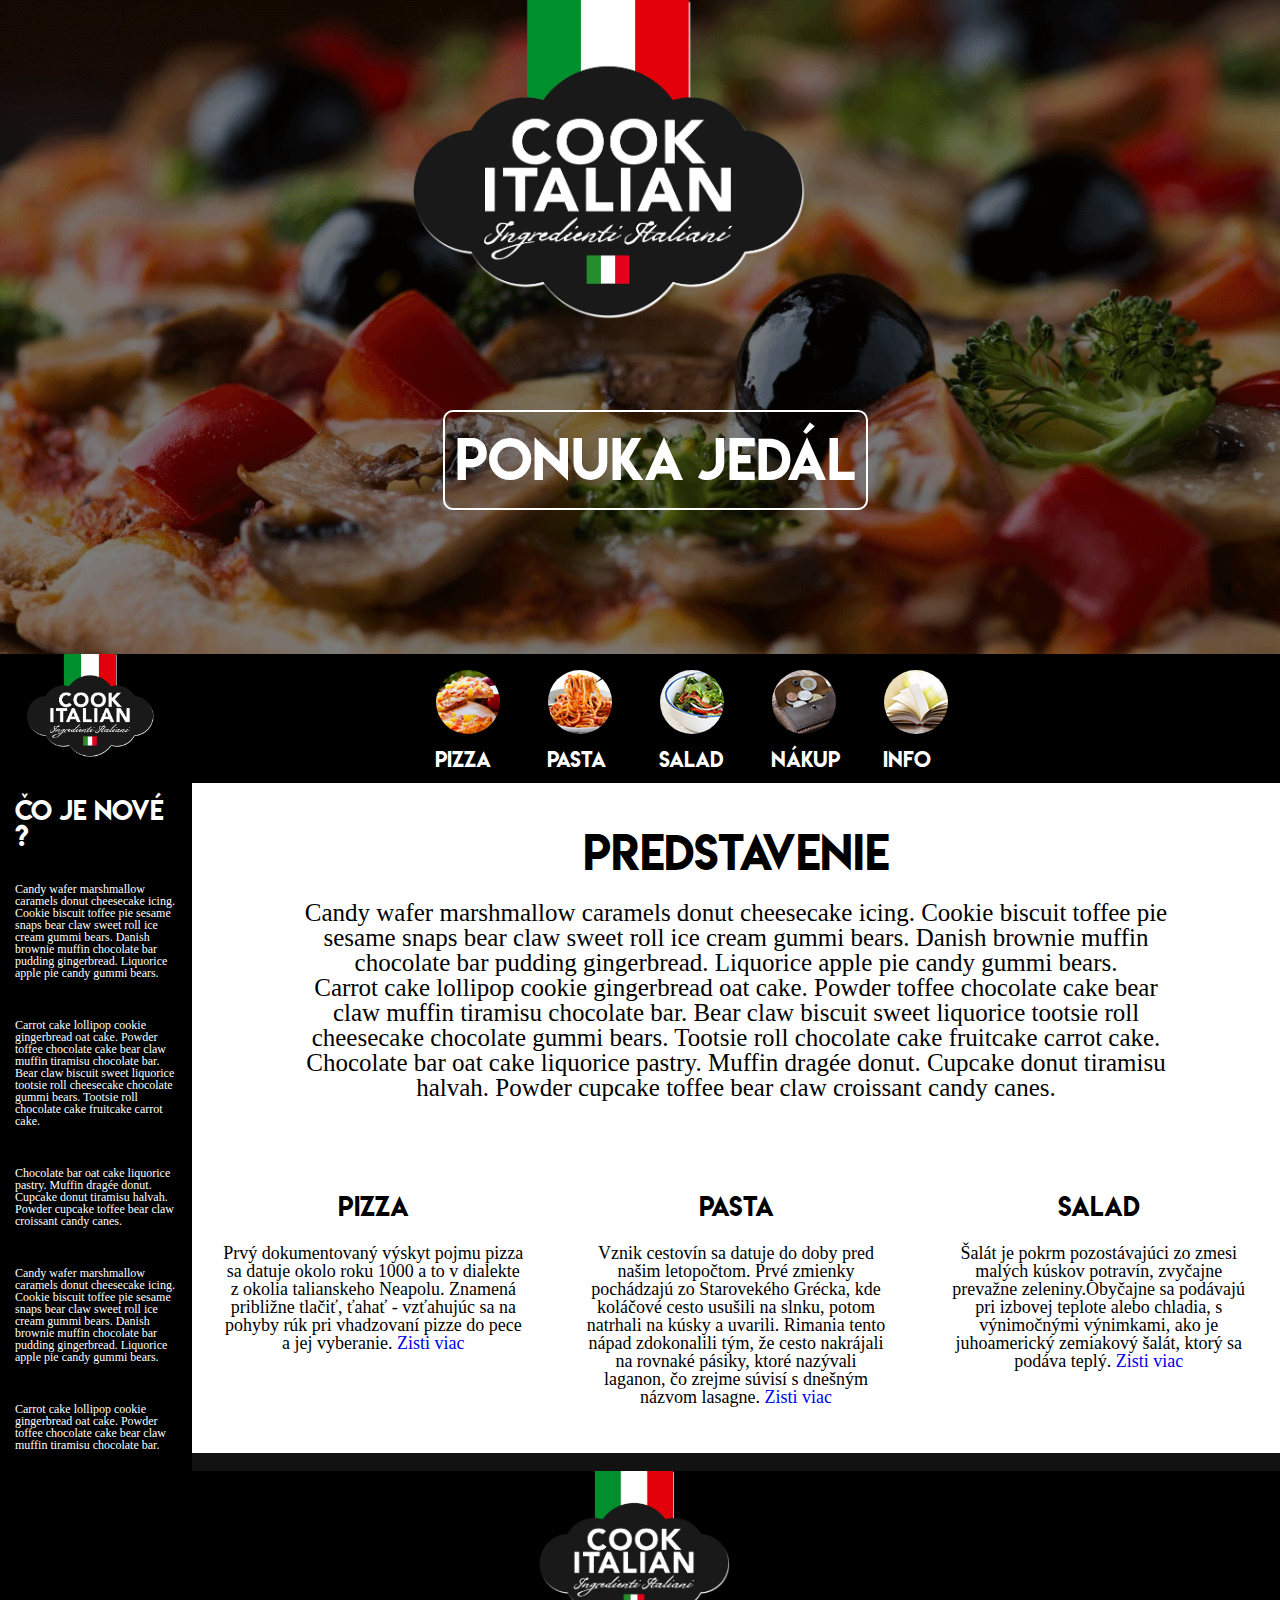
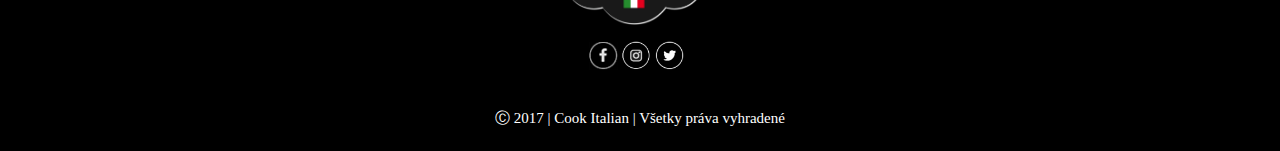
<file: index.html>
<!DOCTYPE html>
<html>

<head>

	<!-- znaková sada -->
	<meta charset="utf-8">

	<!-- názov -->
	<title>Cook Italian</title>

	<!-- icon -->
	<link rel="icon" type="icon" href="images/icon.ico">
	
	<!-- css -->
	<link rel="stylesheet" type="text/css" href="css/style.css">

</head>

<body>

	<header>
		<img src="images/Logo.png" alt="Logo">
		<a href="#roll"><p>PONUKA JEDÁL</p></a>
		<div></div>
	</header>
	
	<nav id="roll">
		<ul>
			<a href="index.html">
				<img src="images/Logo.png" id="logo" alt="logo">
			</a>
			<div>
				<a href="pizza.html">
					<li>
						<img src="images/navigation/pizza.png" class="navigation_picture" alt="image">
						<span>Pizza</span>
					</li>
				</a>
				<a href="pasta.html">
					<li>
						<img src="images/navigation/pasta.png" class="navigation_picture" alt="image">
						<span>Pasta</span>
					</li>
				</a>
				<a href="salad.html">
					<li>
						<img src="images/navigation/salad.png" class="navigation_picture" alt="image">
						<span>Salad</span>
					</li>
				</a>
				<a href="nákup.html">
					<li>
						<img src="images/navigation/nákup.png" class="navigation_picture" alt="image">
						<span>Nákup</span>
					</li>
				</a>
				<a href="info.html">
					<li>
						<img src="images/navigation/info.png" class="navigation_picture" alt="image">
						<span>Info</span>
					</li>
				</a>
			</div>
			</ul>
	</nav>

<content id="main">
		<aside>
			<h3>Čo je nové ?</h3>
			<p>Candy wafer marshmallow caramels donut cheesecake icing. Cookie biscuit toffee pie sesame snaps bear claw sweet roll ice cream gummi bears. Danish brownie muffin chocolate bar pudding gingerbread. Liquorice apple pie candy gummi bears. </p>
			<p>Carrot cake lollipop cookie gingerbread oat cake. Powder toffee chocolate cake bear claw muffin tiramisu chocolate bar. Bear claw biscuit sweet liquorice tootsie roll cheesecake chocolate gummi bears. Tootsie roll chocolate cake fruitcake carrot cake.</p>
			<p>Chocolate bar oat cake liquorice pastry. Muffin dragée donut. Cupcake donut tiramisu halvah. Powder cupcake toffee bear claw croissant candy canes.</p>
			<p>Candy wafer marshmallow caramels donut cheesecake icing. Cookie biscuit toffee pie sesame snaps bear claw sweet roll ice cream gummi bears. Danish brownie muffin chocolate bar pudding gingerbread. Liquorice apple pie candy gummi bears.</p>
			<p>Carrot cake lollipop cookie gingerbread oat cake. Powder toffee chocolate cake bear claw muffin tiramisu chocolate bar.</p>
		</aside>
	
		<article id="one">
				<h1>Predstavenie</h1>
				<p>Candy wafer marshmallow caramels donut cheesecake icing. Cookie biscuit toffee pie sesame snaps bear claw sweet roll ice cream gummi bears. Danish brownie muffin chocolate bar pudding gingerbread. Liquorice apple pie candy gummi bears.</p>
				<p>Carrot cake lollipop cookie gingerbread oat cake. Powder toffee chocolate cake bear claw muffin tiramisu chocolate bar. Bear claw biscuit sweet liquorice tootsie roll cheesecake chocolate gummi bears. Tootsie roll chocolate cake fruitcake carrot cake.</p>
				<p>Chocolate bar oat cake liquorice pastry. Muffin dragée donut. Cupcake donut tiramisu halvah. Powder cupcake toffee bear claw croissant candy canes.</p>
		</article>
		<article id="two">
			<div id="flex">
				<div>
					<h3>Pizza</h3>
					<p>Prvý dokumentovaný výskyt pojmu pizza sa datuje okolo roku 1000 a to v dialekte z okolia talianskeho Neapolu. Znamená približne tlačiť, ťahať - vzťahujúc sa na pohyby rúk pri vhadzovaní pizze do pece a jej vyberanie.<a href="pizza.html"><span class="read_more"> Zisti viac</span></a></p>
				</div>
				<div>
					<h3>Pasta</h3>
					<p>Vznik cestovín sa datuje do doby pred našim letopočtom. Prvé zmienky pochádzajú zo Starovekého Grécka, kde koláčové cesto usušili na slnku, potom natrhali na kúsky a uvarili. Rimania tento nápad zdokonalili tým, že cesto nakrájali na rovnaké pásiky, ktoré nazývali laganon, čo zrejme súvisí s dnešným názvom lasagne.<a href="pasta.html"><span class="read_more"> Zisti viac</span></a></p>
				</div>
				<div>
					<h3>Salad</h3>
					<p>Šalát je pokrm pozostávajúci zo zmesi malých kúskov potravín, zvyčajne prevažne zeleniny.Obyčajne sa podávajú pri izbovej teplote alebo chladia, s výnimočnými výnimkami, ako je juhoamerický zemiakový šalát, ktorý sa podáva teplý.
					<a href="salad.html"><span class="read_more"> Zisti viac</span></a></p>
				</div>
			</div>	
		</article>	
</content>
<footer>
	<div>
		<img src="images/Logo.png" alt="logo">
		<ul>
			<li id="FB"></li>
			<li id="IG"></li>
			<li id="TW"></li>
		</ul>
		<h1>Ⓒ 2017 | Cook Italian | Všetky práva vyhradené</h1>
	</div>
</footer>

</body>

</html>
</file>
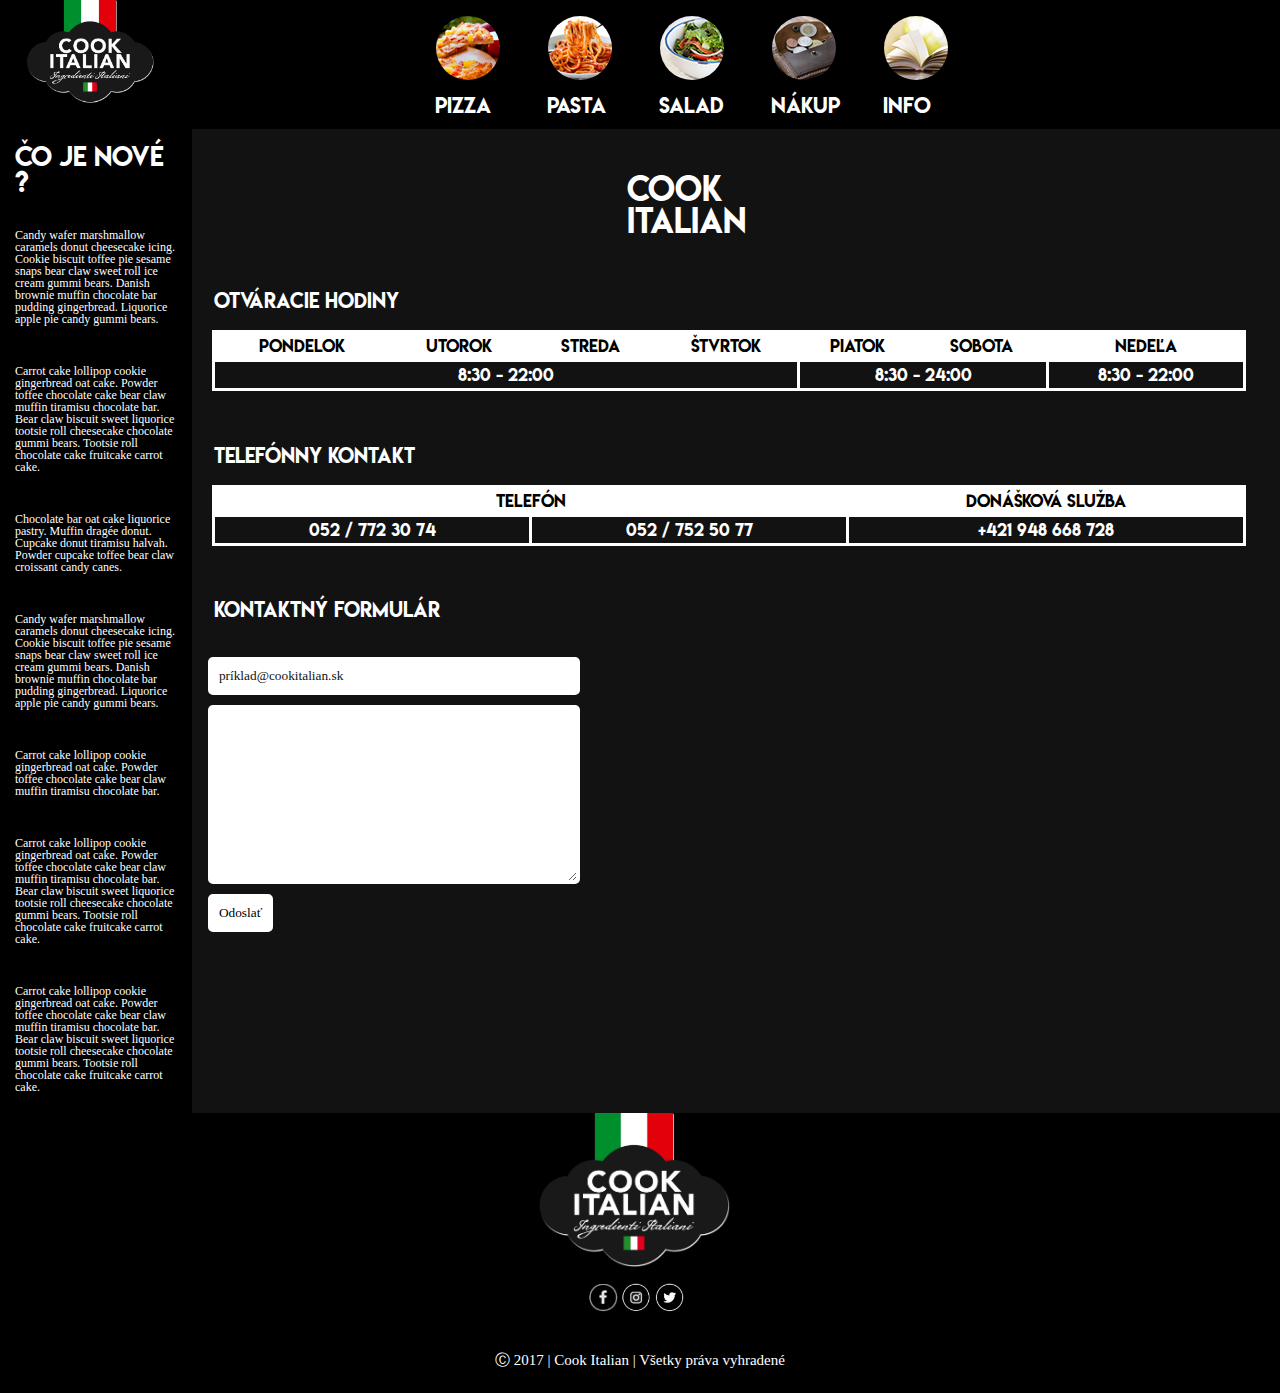
<file: info.html>
<!DOCTYPE html>
<html>
<head>
	<!-- znaková sada -->
	<meta charset="utf-8">

	<!-- názov -->
	<title>Cook Italian</title>

	<!-- icon -->
	<link rel="icon" type="icon" href="images/icon.ico">

	<!-- css -->
	<link rel="stylesheet" type="text/css" href="css/style.css">
</head>
<body id="pizza">
	<nav id="roll">
		<ul>
			<a href="index.html">
				<img src="images/Logo.png" id="logo" alt="logo">
			</a>
			<div>
				<a href="pizza.html">
					<li>
						<img src="images/navigation/pizza.png" class="navigation_picture" alt="image">
						<span>Pizza</span>
					</li>
				</a>
				<a href="pasta.html">
					<li>
						<img src="images/navigation/pasta.png" class="navigation_picture" alt="image">
						<span>Pasta</span>
					</li>
				</a>
				<a href="salad.html">
					<li>
						<img src="images/navigation/salad.png" class="navigation_picture" alt="image">
						<span>Salad</span>
					</li>
				</a>
				<a href="nákup.html">
					<li>
						<img src="images/navigation/nákup.png" class="navigation_picture" alt="image">
						<span>Nákup</span>
					</li>
				</a>
				<a href="info.html">
					<li>
						<img src="images/navigation/info.png" class="navigation_picture" alt="image">
						<span>Info</span>
					</li>
				</a>
			</div>
			</ul>
	</nav>
	<content>
		<aside>
			<h3>Čo je nové ?</h3>
			<p>Candy wafer marshmallow caramels donut cheesecake icing. Cookie biscuit toffee pie sesame snaps bear claw sweet roll ice cream gummi bears. Danish brownie muffin chocolate bar pudding gingerbread. Liquorice apple pie candy gummi bears.</p>
			<p>Carrot cake lollipop cookie gingerbread oat cake. Powder toffee chocolate cake bear claw muffin tiramisu chocolate bar. Bear claw biscuit sweet liquorice tootsie roll cheesecake chocolate gummi bears. Tootsie roll chocolate cake fruitcake carrot cake.</p>
			<p>Chocolate bar oat cake liquorice pastry. Muffin dragée donut. Cupcake donut tiramisu halvah. Powder cupcake toffee bear claw croissant candy canes.</p>
			<p>Candy wafer marshmallow caramels donut cheesecake icing. Cookie biscuit toffee pie sesame snaps bear claw sweet roll ice cream gummi bears. Danish brownie muffin chocolate bar pudding gingerbread. Liquorice apple pie candy gummi bears.</p>
			<p>Carrot cake lollipop cookie gingerbread oat cake. Powder toffee chocolate cake bear claw muffin tiramisu chocolate bar.</p>
			<p>Carrot cake lollipop cookie gingerbread oat cake. Powder toffee chocolate cake bear claw muffin tiramisu chocolate bar. Bear claw biscuit sweet liquorice tootsie roll cheesecake chocolate gummi bears. Tootsie roll chocolate cake fruitcake carrot cake.</p>
			<p>Carrot cake lollipop cookie gingerbread oat cake. Powder toffee chocolate cake bear claw muffin tiramisu chocolate bar. Bear claw biscuit sweet liquorice tootsie roll cheesecake chocolate gummi bears. Tootsie roll chocolate cake fruitcake carrot cake.</p>

		
		</aside>
		<article id="info">
			<h4>Cook Italian</h4>
			<h5>Otváracie hodiny</h5>
			<table>
				<thead>
					<tr>
						<td>Pondelok</td>
						<td>Utorok</td>
						<td>Streda</td>
						<td>Štvrtok</td>
						<td>Piatok</td>
						<td>Sobota</td>
						<td>Nedeľa</td>
					</tr>
				</thead>
						<tr class="times">
							<td colspan="4"> 8:30 - 22:00</td>
							<td colspan="2"> 8:30 - 24:00</td>
							<td> 8:30 - 22:00</td>
						</tr>
			</table>

			<h5>Telefónny kontakt</h5>
			<table>
				<thead>
					<tr>
						<td colspan="2">Telefón</td>
						<td>Donášková Služba</td>
					</tr>
				</thead>
						<tr class="times">
							<td> 052 / 772 30 74</td>
							<td> 052 / 752 50 77</td>
							<td> +421 948 668 728</td>
						</tr>
			</table>
			<h5 id="form">Kontaktný formulár</h5>
			<form>
				<input type="text" name="predmet" maxlength="128" placeholder="príklad@cookitalian.sk" required id="contact">
				<textarea required>	</textarea>
				<input type="submit" name="Odoslať" value="Odoslať">
			</form>
		</article>
</content>
<footer>
	<div>
		<img src="images/Logo.png" alt="logo">
		<ul>
			<li id="FB"></li>
			<li id="IG"></li>
			<li id="TW"></li>
		</ul>
		<h1>Ⓒ 2017 | Cook Italian | Všetky práva vyhradené</h1>
	</div>
</footer>
</body>
</html>
</file>
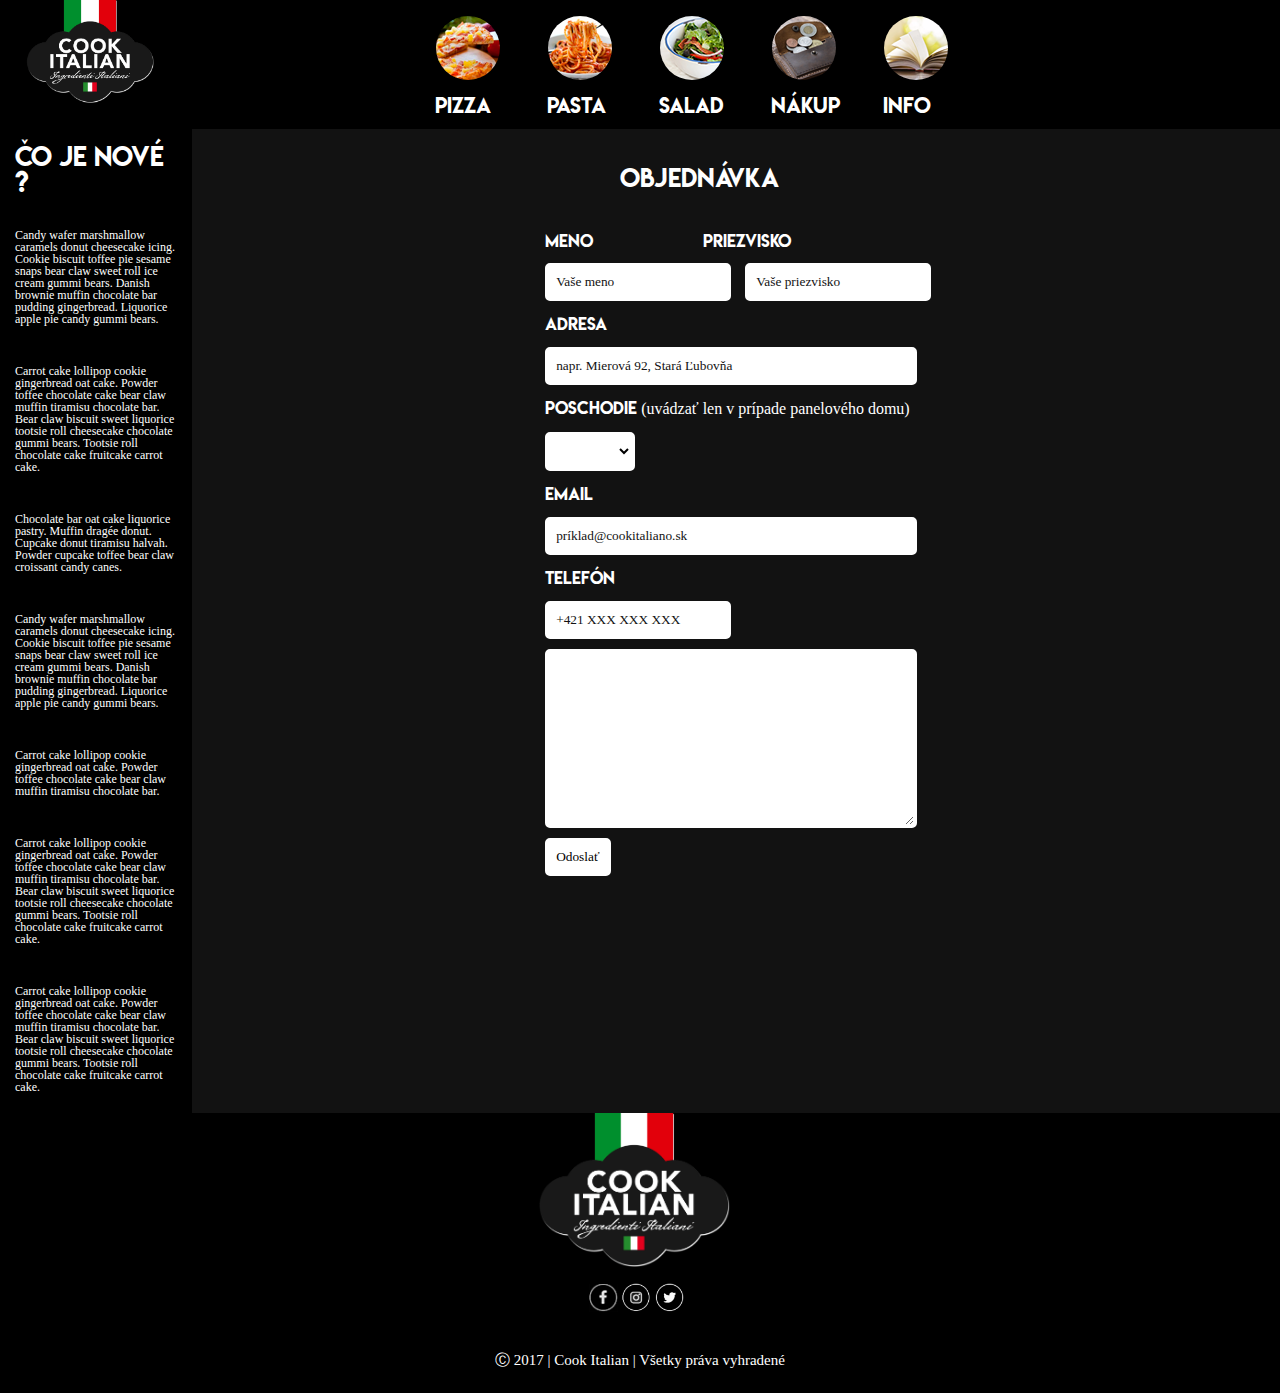
<file: nákup.html>
<!DOCTYPE html>
<html>
<head>
	<!-- znaková sada -->
	<meta charset="utf-8">

	<!-- názov -->
	<title>Cook Italian</title>

	<!-- icon -->
	<link rel="icon" type="icon" href="images/icon.ico">

	<!-- css -->
	<link rel="stylesheet" type="text/css" href="css/style.css">
</head>
<body id="pizza">
	<nav id="roll">
		<ul>
			<a href="index.html">
				<img src="images/Logo.png" id="logo" alt="logo">
			</a>
			<div>
				<a href="pizza.html">
					<li>
						<img src="images/navigation/pizza.png" class="navigation_picture" alt="image">
						<span>Pizza</span>
					</li>
				</a>
				<a href="pasta.html">
					<li>
						<img src="images/navigation/pasta.png" class="navigation_picture" alt="image">
						<span>Pasta</span>
					</li>
				</a>
				<a href="salad.html">
					<li>
						<img src="images/navigation/salad.png" class="navigation_picture" alt="image">
						<span>Salad</span>
					</li>
				</a>
				<a href="nákup.html">
					<li>
						<img src="images/navigation/nákup.png" class="navigation_picture" alt="image">
						<span>Nákup</span>
					</li>
				</a>
				<a href="info.html">
					<li>
						<img src="images/navigation/info.png" class="navigation_picture" alt="image">
						<span>Info</span>
					</li>
				</a>
			</div>
			</ul>
	</nav>
	<content>
		<aside>
			<h3>Čo je nové ?</h3>
			<p>Candy wafer marshmallow caramels donut cheesecake icing. Cookie biscuit toffee pie sesame snaps bear claw sweet roll ice cream gummi bears. Danish brownie muffin chocolate bar pudding gingerbread. Liquorice apple pie candy gummi bears.</p>
			<p>Carrot cake lollipop cookie gingerbread oat cake. Powder toffee chocolate cake bear claw muffin tiramisu chocolate bar. Bear claw biscuit sweet liquorice tootsie roll cheesecake chocolate gummi bears. Tootsie roll chocolate cake fruitcake carrot cake.</p>
			<p>Chocolate bar oat cake liquorice pastry. Muffin dragée donut. Cupcake donut tiramisu halvah. Powder cupcake toffee bear claw croissant candy canes.</p>
			<p>Candy wafer marshmallow caramels donut cheesecake icing. Cookie biscuit toffee pie sesame snaps bear claw sweet roll ice cream gummi bears. Danish brownie muffin chocolate bar pudding gingerbread. Liquorice apple pie candy gummi bears.</p>
			<p>Carrot cake lollipop cookie gingerbread oat cake. Powder toffee chocolate cake bear claw muffin tiramisu chocolate bar.</p>
			<p>Carrot cake lollipop cookie gingerbread oat cake. Powder toffee chocolate cake bear claw muffin tiramisu chocolate bar. Bear claw biscuit sweet liquorice tootsie roll cheesecake chocolate gummi bears. Tootsie roll chocolate cake fruitcake carrot cake.</p>
			<p>Carrot cake lollipop cookie gingerbread oat cake. Powder toffee chocolate cake bear claw muffin tiramisu chocolate bar. Bear claw biscuit sweet liquorice tootsie roll cheesecake chocolate gummi bears. Tootsie roll chocolate cake fruitcake carrot cake.</p>

		
		</aside>
		<article id="nákup">
		<form>
			<legend>Objednávka</legend>
			<div class="first">
				<p>Meno</p>
				<p>Priezvisko</p>
			</div>
			<div class="second">
				<input type="text" name="meno" placeholder="Vaše meno" required minlength="5" maxlength="128">
				<input type="text" name="meno" placeholder="Vaše priezvisko" required
				minlength="5" maxlength="128">
			</div>

			<p class="form_text" >Adresa </p>
			<input type="text" name="meno" placeholder="napr. Mierová 92, Stará Ľubovňa" required id="adresa">
			
			<p class="form_text">Poschodie<span> (uvádzať len v prípade panelového domu)</span></p>
			  <select>
			  	<option selected></option>
    			<option>Prízemie</option>
   			 	<option>1.</option>
  			 	<option>2.</option>
  			 	<option>3.</option>
  			 	<option>4.</option>
  			 	<option>5.</option>
  			 	<option>6.</option>
  			 	<option>7.</option>
  			 	<option>8.</option>
  			 	<option>9.</option>
  			 	<option>10.</option>
   			 </select>
   			
   			<p class="form_text">Email</p>
			<input type="email" name="email" id="email" placeholder="príklad@cookitaliano.sk" maxlength="256" required>

			<p class="form_text">Telefón</p>
			<input type="text" name="phone" id="phone" minlength= "7" placeholder="+421 XXX XXX XXX" required>

			<textarea cols="40" rows="5" placeholder="Vaša objednávka" required>
				
			</textarea> 
			<input type="submit" name="Odoslať" value="Odoslať">
		</form>

		</article>
</content>
<footer>
	<div>
		<img src="images/Logo.png" alt="logo">
		<ul>
			<li id="FB"></li>
			<li id="IG"></li>
			<li id="TW"></li>
		</ul>
		<h1>Ⓒ 2017 | Cook Italian | Všetky práva vyhradené</h1>
	</div>
</footer>
</body>
</html>
</file>
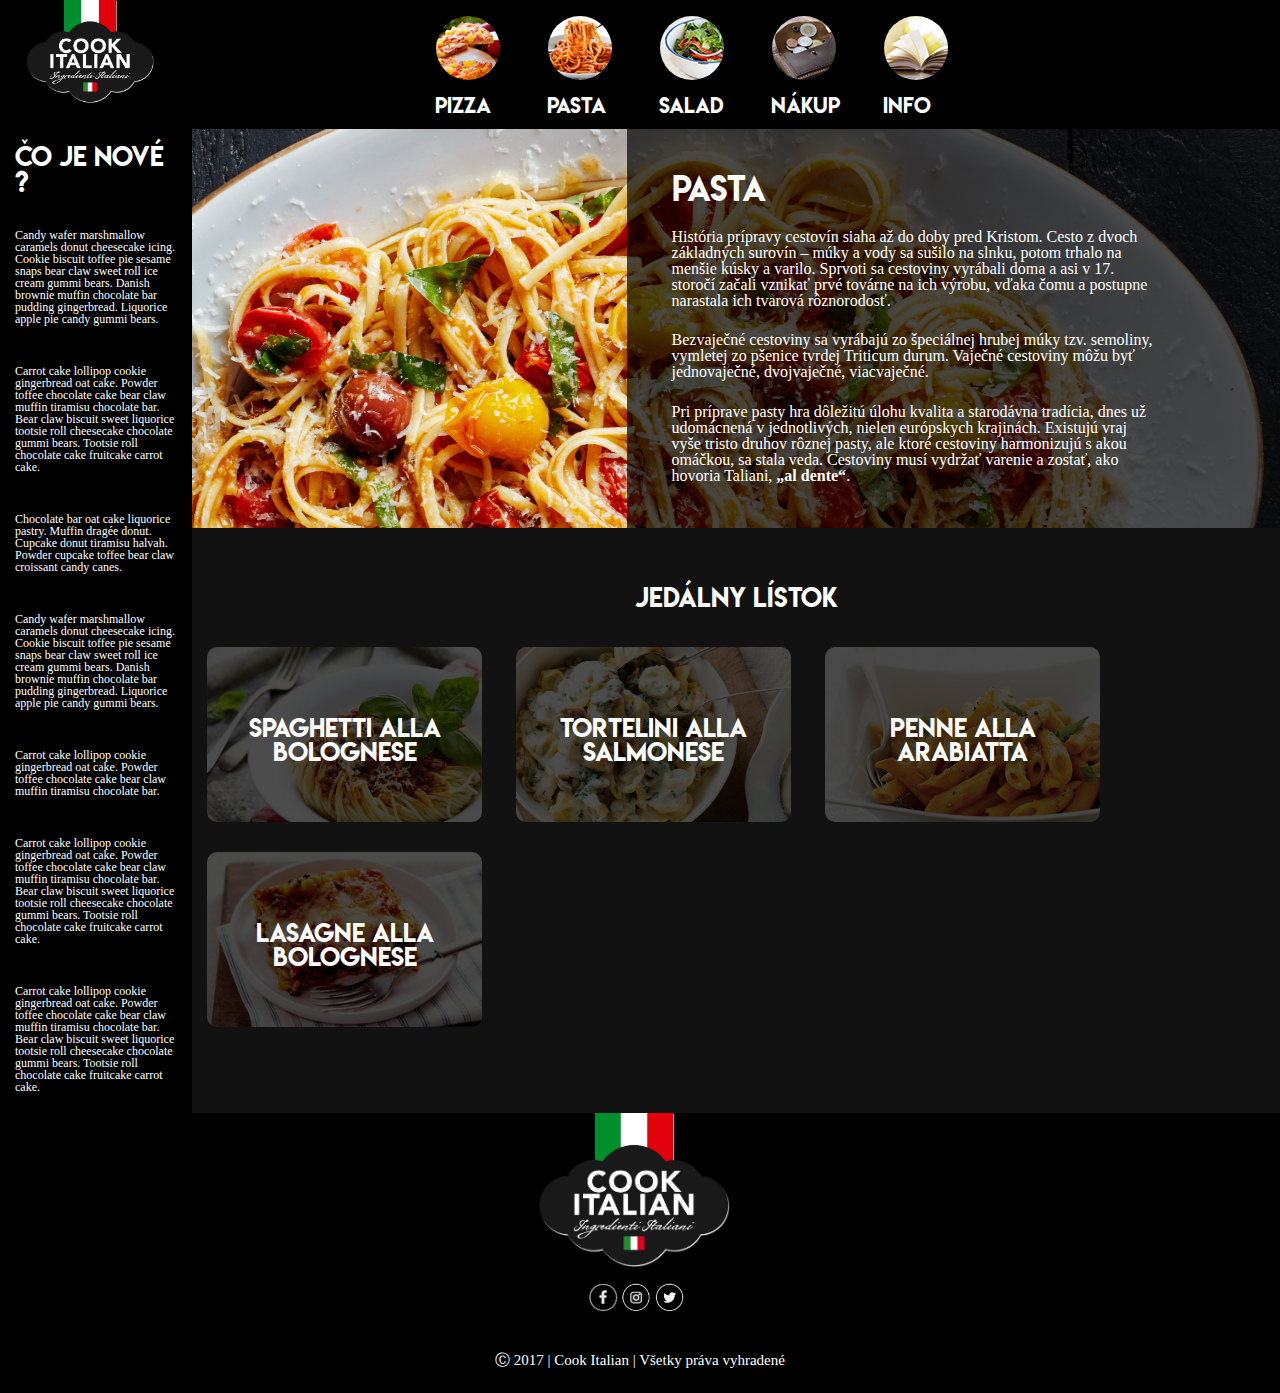
<file: pasta.html>
<!DOCTYPE html>
<html>
<head>
	<!-- znaková sada -->
	<meta charset="utf-8">

	<!-- názov -->
	<title>Cook Italian</title>

	<!-- icon -->
	<link rel="icon" type="icon" href="images/icon.ico">

	<!-- css -->
	<link rel="stylesheet" type="text/css" href="css/style.css">
</head>
<body id="pizza">
	<nav id="roll">
		<ul>
			<a href="index.html">
				<img src="images/Logo.png" id="logo" alt="logo">
			</a>
			<div>
				<a href="pizza.html">
					<li>
						<img src="images/navigation/pizza.png" class="navigation_picture" alt="image">
						<span>Pizza</span>
					</li>
				</a>
				<a href="pasta.html">
					<li>
						<img src="images/navigation/pasta.png" class="navigation_picture" alt="image">
						<span>Pasta</span>
					</li>
				</a>
				<a href="salad.html">
					<li>
						<img src="images/navigation/salad.png" class="navigation_picture" alt="image">
						<span>Salad</span>
					</li>
				</a>
				<a href="nákup.html">
					<li>
						<img src="images/navigation/nákup.png" class="navigation_picture" alt="image">
						<span>Nákup</span>
					</li>
				</a>
				<a href="info.html">
					<li>
						<img src="images/navigation/info.png" class="navigation_picture" alt="image">
						<span>Info</span>
					</li>
				</a>
			</div>
			</ul>
	</nav>	<content>
		<aside>
			<h3>Čo je nové ?</h3>
			<p>Candy wafer marshmallow caramels donut cheesecake icing. Cookie biscuit toffee pie sesame snaps bear claw sweet roll ice cream gummi bears. Danish brownie muffin chocolate bar pudding gingerbread. Liquorice apple pie candy gummi bears.</p>
			<p>Carrot cake lollipop cookie gingerbread oat cake. Powder toffee chocolate cake bear claw muffin tiramisu chocolate bar. Bear claw biscuit sweet liquorice tootsie roll cheesecake chocolate gummi bears. Tootsie roll chocolate cake fruitcake carrot cake.</p>
			<p>Chocolate bar oat cake liquorice pastry. Muffin dragée donut. Cupcake donut tiramisu halvah. Powder cupcake toffee bear claw croissant candy canes.</p>
			<p>Candy wafer marshmallow caramels donut cheesecake icing. Cookie biscuit toffee pie sesame snaps bear claw sweet roll ice cream gummi bears. Danish brownie muffin chocolate bar pudding gingerbread. Liquorice apple pie candy gummi bears.</p>
			<p>Carrot cake lollipop cookie gingerbread oat cake. Powder toffee chocolate cake bear claw muffin tiramisu chocolate bar.</p>
			<p>Carrot cake lollipop cookie gingerbread oat cake. Powder toffee chocolate cake bear claw muffin tiramisu chocolate bar. Bear claw biscuit sweet liquorice tootsie roll cheesecake chocolate gummi bears. Tootsie roll chocolate cake fruitcake carrot cake.</p>
			<p>Carrot cake lollipop cookie gingerbread oat cake. Powder toffee chocolate cake bear claw muffin tiramisu chocolate bar. Bear claw biscuit sweet liquorice tootsie roll cheesecake chocolate gummi bears. Tootsie roll chocolate cake fruitcake carrot cake.</p>

		
		</aside>
		<article class="about" id="about_pasta">
			<div class="about">

			<h1>Pasta</h1>
			<p>História prípravy cestovín siaha až do doby pred Kristom. Cesto z dvoch základných surovín – múky a vody sa sušilo na slnku, potom trhalo na menšie kúsky a varilo. Sprvoti sa cestoviny vyrábali doma a asi v 17. storočí začali vznikať prvé továrne na ich výrobu, vďaka čomu a postupne narastala ich tvarová rôznorodosť.</p>

			<p>Bezvaječné cestoviny sa vyrábajú zo špeciálnej hrubej múky tzv. semoliny, vymletej zo pšenice tvrdej Triticum durum. Vaječné cestoviny môžu byť jednovaječné, dvojvaječné, viacvaječné.</p>

			<p>Pri príprave pasty hra dôležitú úlohu kvalita a starodávna tradícia, dnes už udomácnená v jednotlivých, nielen európskych krajinách. Existujú vraj vyše tristo druhov rôznej pasty, ale ktoré cestoviny harmonizujú s akou omáčkou, sa stala veda. Cestoviny musí vydržať varenie a zostať, ako hovoria Taliani, <abbr title="Výborné">„al dente“</abbr>.</p>
			</div>

		</article>
		<article class="next_content">
			<h1>Jedálny lístok</h1>

			<div id="spaghetti_bolognese" class="typ">
				<p class="názov">Spaghetti alla Bolognese</p>
				<div class="info">
					<p>490g</p>
					<p class ="obsah"> Bolonská omáčka,Mleté mäso, Parmezán</p>
					<p>3,90€</p>
				</div>
			</div>

			<div id="tortelini_salmonese" class="typ">
				<p class="názov">Tortelini alla Salmonese</p>
				<div class="info">
					<p>420g</p>
					<p class ="obsah"> Smotana 33%, losos, Pór, citrón</p>
					<p>6,60€</p>
				</div>
			</div>

			<div id="penne" class="typ">
				<p class="názov">Penne alla Arabiatta</p>
				<div class="info">
					<p>420g</p>
					<p class ="obsah">Paradajková omáčka, Slanina, Chilli, Cesnak</p>
					<p>3,90€</p>
				</div>
			</div>

			<div id="lasagne" class="typ">
				<p class="názov">Lasagne alla Bolognese</p>
				<div class="info">
					<p>500g</p>
					<p class ="obsah"> Smotana 33%, Bolonská omáčka, Mozzarella</p>
					<p>5,30€</p>
				</div>
			</div>
		</article>
		
	</content>
<footer>
	<div>
		<img src="images/Logo.png" alt="logo">
		<ul>
			<li id="FB"></li>
			<li id="IG"></li>
			<li id="TW"></li>
		</ul>
		<h1>Ⓒ 2017 | Cook Italian | Všetky práva vyhradené</h1>
	</div>
</footer>
</body>
</html>
</file>
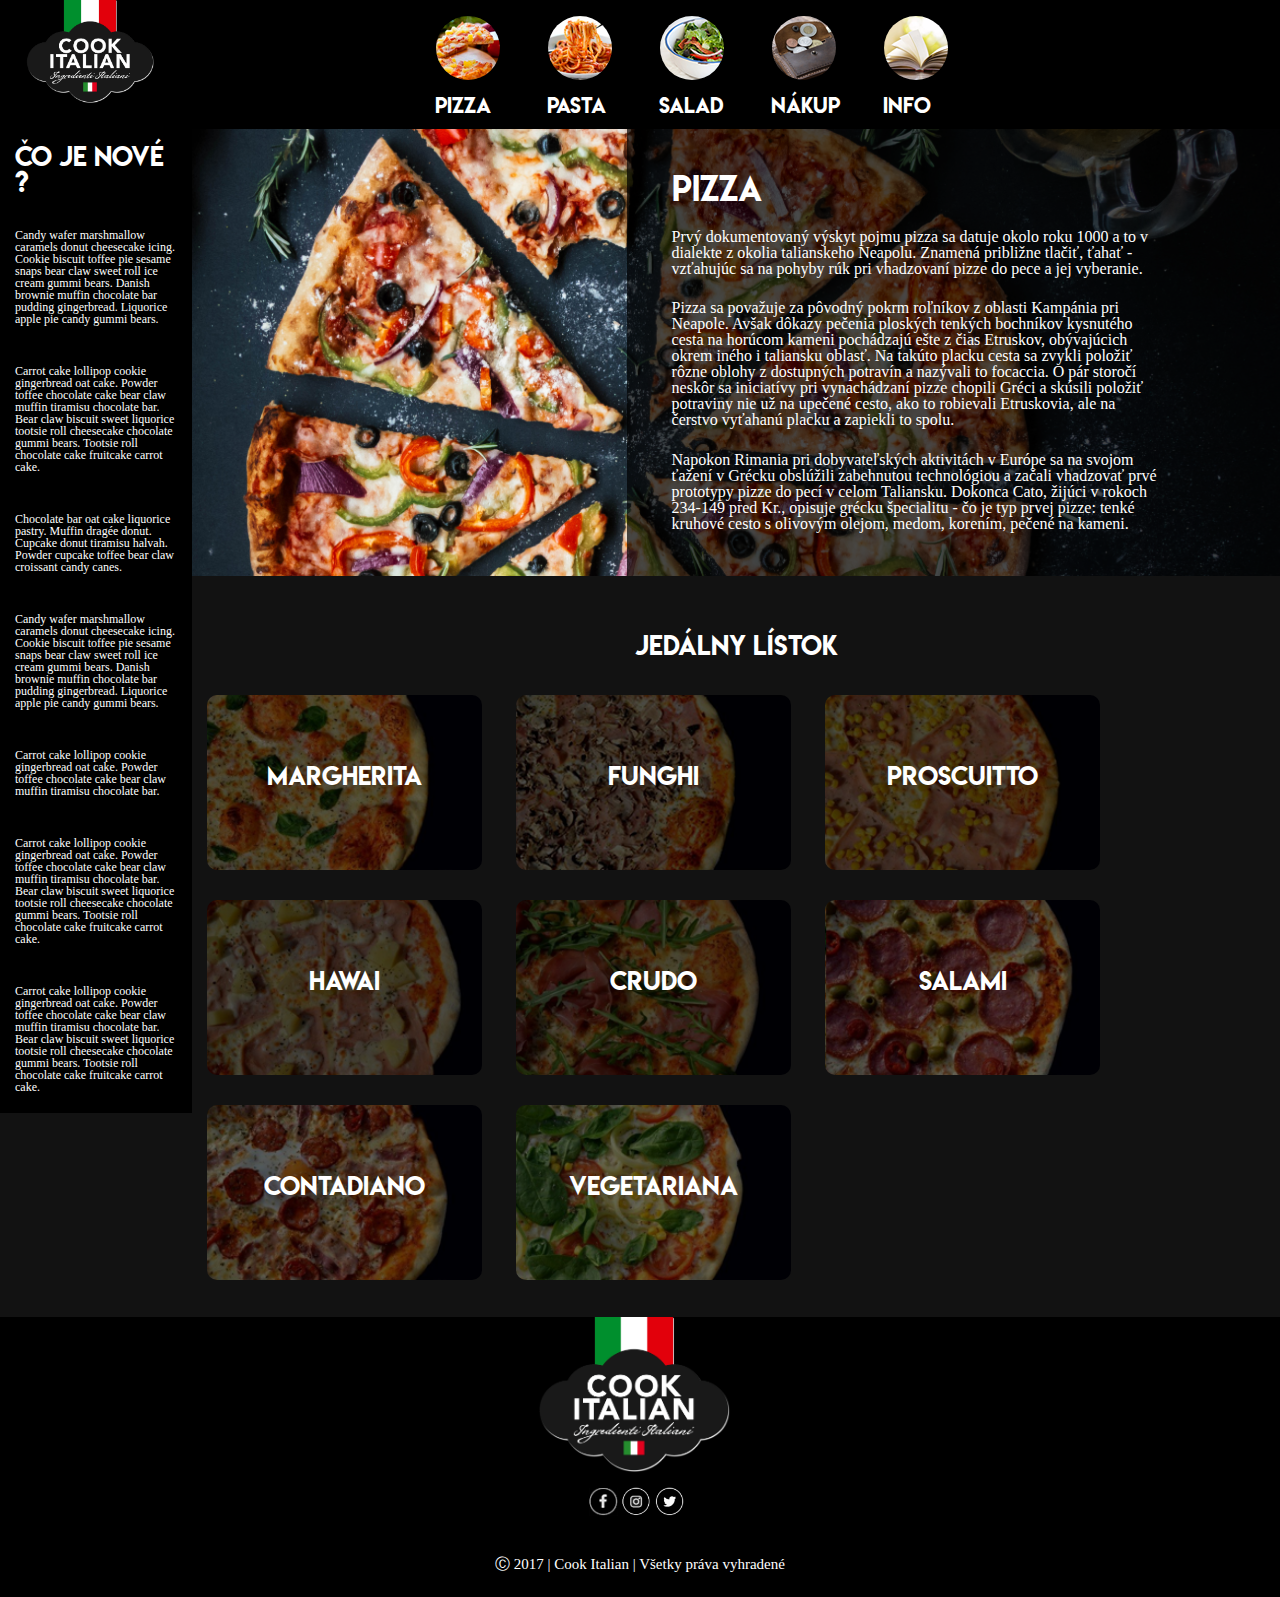
<file: pizza.html>
<!DOCTYPE html>
<html>
<head>
	<!-- znaková sada -->
	<meta charset="utf-8">

	<!-- názov -->
	<title>Cook Italian</title>

	<!-- icon -->
	<link rel="icon" type="icon" href="images/icon.ico">

	<!-- css -->
	<link rel="stylesheet" type="text/css" href="css/style.css">
</head>
<body id="pizza">
	<nav id="roll">
		<ul>
			<a href="index.html">
				<img src="images/Logo.png" id="logo" alt="logo">
			</a>
			<div>
				<a href="pizza.html">
					<li>
						<img src="images/navigation/pizza.png" class="navigation_picture" alt="image">
						<span>Pizza</span>
					</li>
				</a>
				<a href="pasta.html">
					<li>
						<img src="images/navigation/pasta.png" class="navigation_picture" alt="image">
						<span>Pasta</span>
					</li>
				</a>
				<a href="salad.html">
					<li>
						<img src="images/navigation/salad.png" class="navigation_picture" alt="image">
						<span>Salad</span>
					</li>
				</a>
				<a href="nákup.html">
					<li>
						<img src="images/navigation/nákup.png" class="navigation_picture" alt="image">
						<span>Nákup</span>
					</li>
				</a>
				<a href="info.html">
					<li>
						<img src="images/navigation/info.png" class="navigation_picture" alt="image">
						<span>Info</span>
					</li>
				</a>
			</div>
			</ul>
	</nav>
	<content>
		<aside>
			<h3>Čo je nové ?</h3>
			<p>Candy wafer marshmallow caramels donut cheesecake icing. Cookie biscuit toffee pie sesame snaps bear claw sweet roll ice cream gummi bears. Danish brownie muffin chocolate bar pudding gingerbread. Liquorice apple pie candy gummi bears.</p>
			<p>Carrot cake lollipop cookie gingerbread oat cake. Powder toffee chocolate cake bear claw muffin tiramisu chocolate bar. Bear claw biscuit sweet liquorice tootsie roll cheesecake chocolate gummi bears. Tootsie roll chocolate cake fruitcake carrot cake.</p>
			<p>Chocolate bar oat cake liquorice pastry. Muffin dragée donut. Cupcake donut tiramisu halvah. Powder cupcake toffee bear claw croissant candy canes.</p>
			<p>Candy wafer marshmallow caramels donut cheesecake icing. Cookie biscuit toffee pie sesame snaps bear claw sweet roll ice cream gummi bears. Danish brownie muffin chocolate bar pudding gingerbread. Liquorice apple pie candy gummi bears.</p>
			<p>Carrot cake lollipop cookie gingerbread oat cake. Powder toffee chocolate cake bear claw muffin tiramisu chocolate bar.</p>
			<p>Carrot cake lollipop cookie gingerbread oat cake. Powder toffee chocolate cake bear claw muffin tiramisu chocolate bar. Bear claw biscuit sweet liquorice tootsie roll cheesecake chocolate gummi bears. Tootsie roll chocolate cake fruitcake carrot cake.</p>
			<p>Carrot cake lollipop cookie gingerbread oat cake. Powder toffee chocolate cake bear claw muffin tiramisu chocolate bar. Bear claw biscuit sweet liquorice tootsie roll cheesecake chocolate gummi bears. Tootsie roll chocolate cake fruitcake carrot cake.</p>

		
		</aside>
		<article class="about" id="about_pizza">
			<div class="about">
			<h1>Pizza</h1>
			<p>Prvý dokumentovaný výskyt pojmu pizza sa datuje okolo roku 1000 a to v dialekte z okolia talianskeho Neapolu. Znamená približne tlačiť, ťahať - vzťahujúc sa na pohyby rúk pri vhadzovaní pizze do pece a jej vyberanie.</p>

			<p>Pizza sa považuje za pôvodný pokrm roľníkov z oblasti Kampánia pri Neapole. Avšak dôkazy pečenia ploských tenkých bochníkov kysnutého cesta na horúcom kameni pochádzajú ešte z čias Etruskov, obývajúcich okrem iného i taliansku oblasť. Na takúto placku cesta sa zvykli položiť rôzne oblohy z dostupných potravín a nazývali to focaccia. O pár storočí neskôr sa iniciatívy pri vynachádzaní pizze chopili Gréci a skúsili položiť potraviny nie už na upečené cesto, ako to robievali Etruskovia, ale na čerstvo vyťahanú placku a zapiekli to spolu.</p>
			<p>Napokon Rimania pri dobyvateľských aktivitách v Európe sa na svojom ťažení v Grécku obslúžili zabehnutou technológiou a začali vhadzovať prvé prototypy pizze do pecí v celom Taliansku. Dokonca Cato, žijúci v rokoch 234-149 pred Kr., opisuje grécku špecialitu - čo je typ prvej pizze: tenké kruhové cesto s olivovým olejom, medom, korením, pečené na kameni.</p>
			</div>
		</article>
		<article class="next_content">
			<h1>Jedálny lístok</h1>

			<div id="margherita" class="typ">
				<p class="názov">Margherita</p>
				<div class="info">
					<p>460g</p>
					<p class ="obsah">Pomodoro, Mozzarella, Bazalka</p>
					<p>3,80€</p>
				</div>
			</div>

			<div id="funghi" class="typ">
				<p class="názov">Funghi</p>
				<div class="info">
					<p>690g</p>
					<p class ="obsah">Pomodoro, Mozarrella, Šunka, Šampiňóny</p>
					<p>5,30€</p>
				</div>
			</div>

			<div id="proscuitto" class="typ">
				<p class="názov">Proscuitto</p>
				<div class="info">
					<p>690g</p>
					<p class ="obsah">Pomodoro, Mozarrella, Šunka, Kukurica</p>
					<p>5,30€</p>
				</div>
			</div>

			<div id="hawai" class="typ">
				<p class="názov">Hawai</p>
				<div class="info">
					<p>680g</p>
					<p class ="obsah">Pomodoro, Mozarrella, Šunka, Ananás</p>
					<p>5,20€</p>
				</div>
			</div>

			<div id="crudo" class="typ">
				<p class="názov">Crudo</p>
				<div class="info">
					<p>475g</p>
					<p class ="obsah">Pomodoro, Mozarrella, Prosciutto Crudo, Rukola</p>
					<p>4,70€</p>
				</div>
			</div>

			<div id="salami" class="typ">
				<p class="názov">Salami</p>
				<div class="info">
					<p>650g</p>
					<p class ="obsah">Pomodoro, Mozzarella, Saláma, Feferóny, Zelené olivy</p>
					<p>5,50€</p>
				</div>
			</div>

			<div id="contadiano" class="typ">
				<p class="názov">Contadiano</p>
				<div class="info">
					<p>710g</p>
					<p class ="obsah">Pomodoro, Mozzarella,  Slanina, Klobása, Feferóny, Vajce</p>
					<p>5,70€</p>
				</div>
			</div>

			<div id="vegetariana" class="typ">
				<p class="názov">Vegetariana</p>
				<div class="info">
					<p>540g</p>
					<p class ="obsah">Pomodoro, Mozzarella, Paradajky, Paprika, Kukurica, Špenát</p>
					<p>4,70€</p>
				</div>
			</div>

		</article>
		
	</content>
<footer>
	<div>
		<img src="images/Logo.png" alt="logo">
		<ul>
			<li id="FB"></li>
			<li id="IG"></li>
			<li id="TW"></li>
		</ul>
		<h1>Ⓒ 2017 | Cook Italian | Všetky práva vyhradené</h1>
	</div>
</footer>
</body>
</html>
</file>
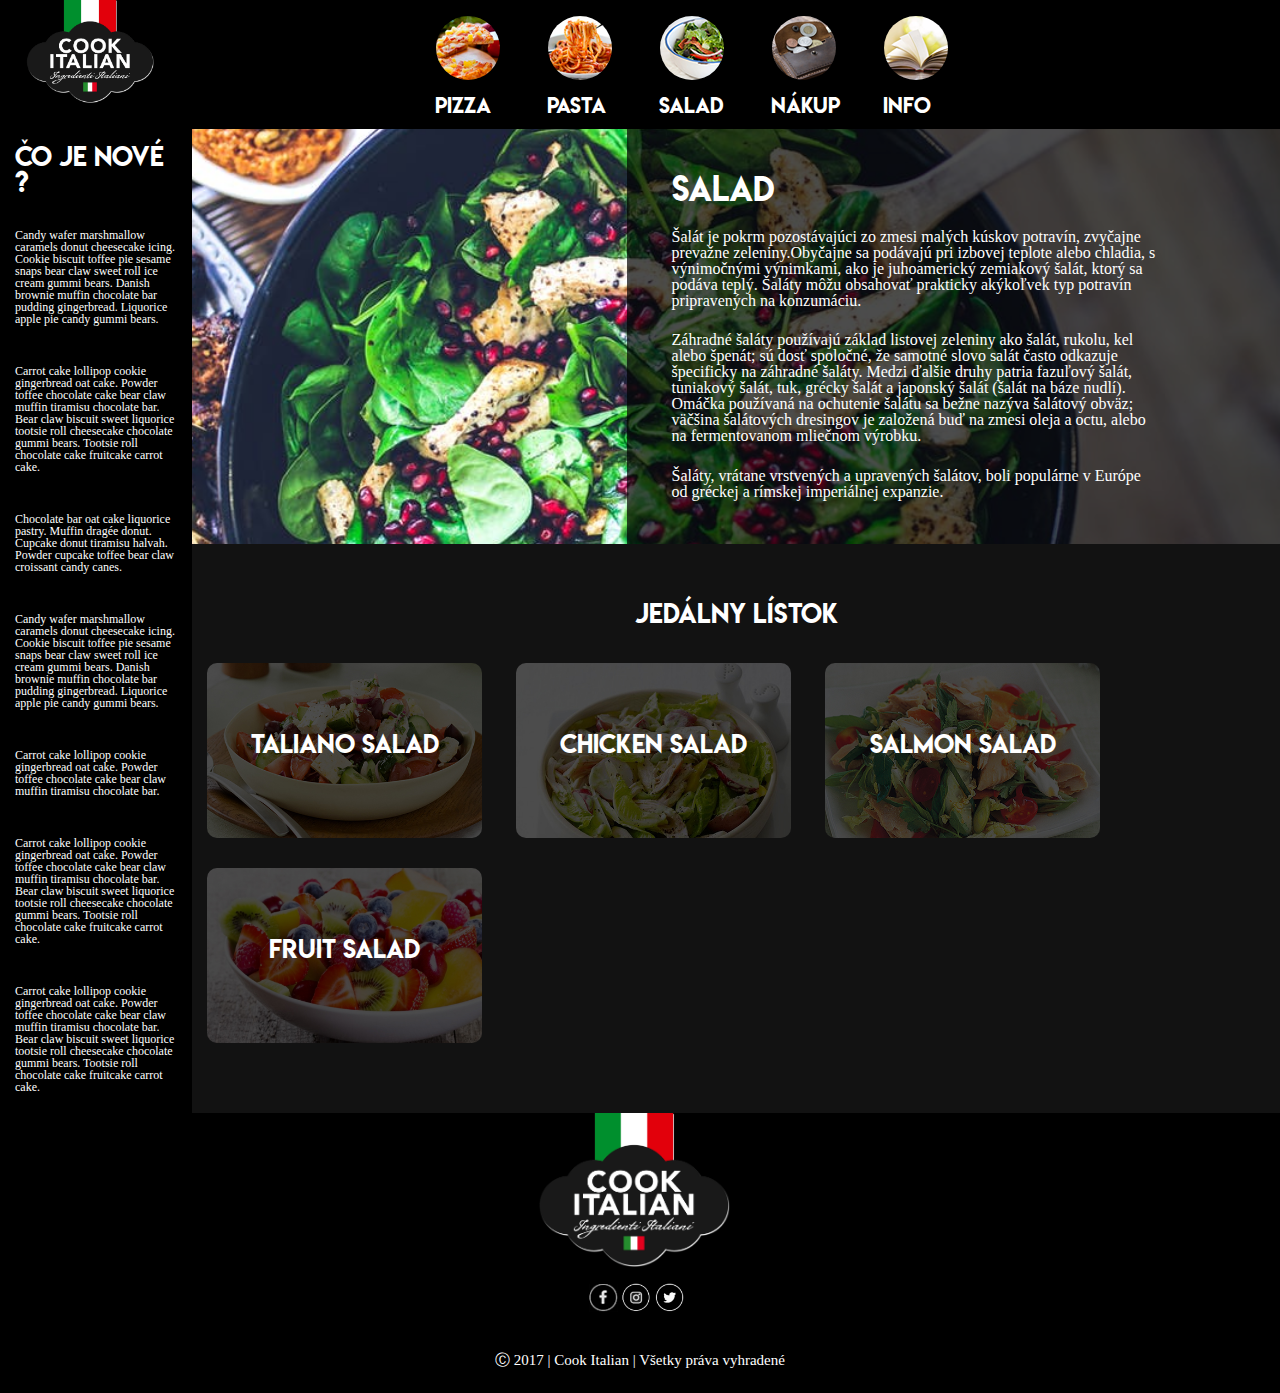
<file: salad.html>
<!DOCTYPE html>
<html>
<head>
	<!-- znaková sada -->
	<meta charset="utf-8">

	<!-- názov -->
	<title>Cook Italian</title>

	<!-- icon -->
	<link rel="icon" type="icon" href="images/icon.ico">

	<!-- css -->
	<link rel="stylesheet" type="text/css" href="css/style.css">
</head>
<body id="pizza">
	<nav id="roll">
		<ul>
			<a href="index.html">
				<img src="images/Logo.png" id="logo" alt="logo">
			</a>
			<div>
				<a href="pizza.html">
					<li>
						<img src="images/navigation/pizza.png" class="navigation_picture" alt="image">
						<span>Pizza</span>
					</li>
				</a>
				<a href="pasta.html">
					<li>
						<img src="images/navigation/pasta.png" class="navigation_picture" alt="image">
						<span>Pasta</span>
					</li>
				</a>
				<a href="salad.html">
					<li>
						<img src="images/navigation/salad.png" class="navigation_picture" alt="image">
						<span>Salad</span>
					</li>
				</a>
				<a href="nákup.html">
					<li>
						<img src="images/navigation/nákup.png" class="navigation_picture" alt="image">
						<span>Nákup</span>
					</li>
				</a>
				<a href="info.html">
					<li>
						<img src="images/navigation/info.png" class="navigation_picture" alt="image">
						<span>Info</span>
					</li>
				</a>
			</div>
			</ul>
	</nav>
	<content>
		<aside>
			<h3>Čo je nové ?</h3>
			<p>Candy wafer marshmallow caramels donut cheesecake icing. Cookie biscuit toffee pie sesame snaps bear claw sweet roll ice cream gummi bears. Danish brownie muffin chocolate bar pudding gingerbread. Liquorice apple pie candy gummi bears.</p>
			<p>Carrot cake lollipop cookie gingerbread oat cake. Powder toffee chocolate cake bear claw muffin tiramisu chocolate bar. Bear claw biscuit sweet liquorice tootsie roll cheesecake chocolate gummi bears. Tootsie roll chocolate cake fruitcake carrot cake.</p>
			<p>Chocolate bar oat cake liquorice pastry. Muffin dragée donut. Cupcake donut tiramisu halvah. Powder cupcake toffee bear claw croissant candy canes.</p>
			<p>Candy wafer marshmallow caramels donut cheesecake icing. Cookie biscuit toffee pie sesame snaps bear claw sweet roll ice cream gummi bears. Danish brownie muffin chocolate bar pudding gingerbread. Liquorice apple pie candy gummi bears.</p>
			<p>Carrot cake lollipop cookie gingerbread oat cake. Powder toffee chocolate cake bear claw muffin tiramisu chocolate bar.</p>
			<p>Carrot cake lollipop cookie gingerbread oat cake. Powder toffee chocolate cake bear claw muffin tiramisu chocolate bar. Bear claw biscuit sweet liquorice tootsie roll cheesecake chocolate gummi bears. Tootsie roll chocolate cake fruitcake carrot cake.</p>
			<p>Carrot cake lollipop cookie gingerbread oat cake. Powder toffee chocolate cake bear claw muffin tiramisu chocolate bar. Bear claw biscuit sweet liquorice tootsie roll cheesecake chocolate gummi bears. Tootsie roll chocolate cake fruitcake carrot cake.</p>

		
		</aside>
		<article class="about" id="about_salad">
			<div class="about">
			<h1>Salad</h1>
			<p>
				Šalát je pokrm pozostávajúci zo zmesi malých kúskov potravín, zvyčajne prevažne zeleniny.Obyčajne sa podávajú pri izbovej teplote alebo chladia, s výnimočnými výnimkami, ako je juhoamerický zemiakový šalát, ktorý sa podáva teplý. Šaláty môžu obsahovať prakticky akýkoľvek typ potravín pripravených na konzumáciu.
			</p>
			<p>
				Záhradné šaláty používajú základ listovej zeleniny ako šalát, rukolu, kel alebo špenát; sú dosť spoločné, že samotné slovo salát často odkazuje špecificky na záhradné šaláty. Medzi ďalšie druhy patria fazuľový šalát, tuniakový šalát, tuk, grécky šalát a japonský šalát (šalát na báze nudlí). Omáčka používaná na ochutenie šalátu sa bežne nazýva šalátový obväz; väčšina šalátových dresingov je založená buď na zmesi oleja a octu, alebo na fermentovanom mliečnom výrobku.
			</p>
			<p>
				Šaláty, vrátane vrstvených a upravených šalátov, boli populárne v Európe od gréckej a rímskej imperiálnej expanzie.
			</p>
			</div>
		</article>
		<article class="next_content">
			<h1>Jedálny lístok</h1>

			<div id="Taliano" class="typ">
				<p class="názov">Taliano Salad</p>
				<div class="info">
					<p>460g</p>
					<p class ="obsah">Uhorka, Paprika, Paradajka, Feta Syr, cibuľa</p>
					<p>3,80€</p>
				</div>
			</div>

			<div id="chicken" class="typ">
				<p class="názov">Chicken Salad</p>
				<div class="info">
					<p>390g</p>
					<p class ="obsah">Šalát ,Uhorka, Paprika, Paradajka, Kuracie mäso</p>
					<p>4,70€</p>
				</div>
			</div>

			<div id="salmon" class="typ">
				<p class="názov">Salmon Salad</p>
				<div class="info">
					<p>550g</p>
					<p class ="obsah">Šalát ,Uhorka, Cuketa, Mrkva, Paradajka, Losos</p>
					<p>7,30€</p>
				</div>
			</div>

			<div id="fruit" class="typ">
				<p class="názov">Fruit Salad</p>
				<div class="info">
					<p>500g</p>
					<p class ="obsah">Banán, Čučoriedky, Broskyňa, Kiwi, Jahody</p>
					<p>3,70€</p>
				</div>
			</div>
		</article>
		
	</content>
<footer>
	<div>
		<img src="images/Logo.png" alt="logo">
		<ul>
			<li id="FB"></li>
			<li id="IG"></li>
			<li id="TW"></li>
		</ul>
		<h1>Ⓒ 2017 | Cook Italian | Všetky práva vyhradené</h1>
	</div>
</footer>
</body>
</html>
</file>
<file: css/style.css>
/*
			◥◣◥◣◥◣◥◣◥◣◥◣◥◤◢◤◢◤◢◤◢◤◢◤◢◤

					  	  ●● CSS_RESET ●●

			◥◣◥◣◥◣◥◣◥◣◥◣◥◤◢◤◢◤◢◤◢◤◢◤◢◤
*/

	html, body, div, span, applet, object, iframe,
	h1, h2, h3, h4, h5, h6, p, blockquote, pre,
	a, abbr, acronym, address, big, cite, code,
	del, dfn, em, img, ins, kbd, q, s, samp,
	small, strike, strong, sub, sup, tt, var,
	b, u, i, center,
	dl, dt, dd, ol, ul, li,
	fieldset, form, label, legend,
	table, caption, tbody, tfoot, thead, tr, th, td,
	article, aside, canvas, details, embed, 
	figure, figcaption, footer, header, hgroup, 
	menu, nav, output, ruby, section, summary,
	time, mark, audio, video {
		margin: 0;
		padding: 0;
		border: 0;
		font-size: 100%;
		font: inherit;
		vertical-align: baseline;
	}

	article, aside, details, figcaption, figure, 
	footer, header, hgroup, menu, nav, section {
		display: block;
	}
	body {
		line-height: 1;
	}
	ol, ul {
		list-style: none;
	}
	blockquote, q {
		quotes: none;
	}
	blockquote:before, blockquote:after,
	q:before, q:after {
		content: '';
		content: none;
	}
	table {
		border-collapse: collapse;
		border-spacing: 0;
	}
/*
			◥◣◥◣◥◣◥◣◥◣◥◣◥◤◢◤◢◤◢◤◢◤◢◤◢◤

					    ●● END_CSS_RESET ●●

			◥◣◥◣◥◣◥◣◥◣◥◣◥◤◢◤◢◤◢◤◢◤◢◤◢◤
*/






/*
			◥◣◥◣◥◣◥◣◥◣◥◣◥◤◢◤◢◤◢◤◢◤◢◤◢◤

					  ●● MAIN_INFORMATIONS ●●

			◥◣◥◣◥◣◥◣◥◣◥◣◥◤◢◤◢◤◢◤◢◤◢◤◢◤
*/
/*--FONT--*/

@font-face{
	font-family: 'Lemon Milk';
    src: url(../fonts/LemonMilk.otf);
}
/*--FONT_END--*/

/*--NAVIGATION--*/
nav{
	display: block;
	background-color: rgba(0,0,0,1);
	position: -webkit-sticky;
	position: sticky;
	top: 0;
	padding-bottom: 1%;
}
nav ul{
	display: block;
}
nav ul img#logo{
	width: 128px;
	height: auto;
	margin-left: 2%;
	padding-bottom: 10px;

}
nav ul div{
	display: inline;
	padding-left: 20%;
}
nav ul li{
	display: inline-block;
}
nav ul li img{
	display: block;
	padding: 0px 22px ;
	border-radius: 50%;
}
nav ul li span{
	padding-top: 15px;
	display: block;
	font-family: 'Lemon Milk';
	font-size: 20px;
	color: white;
	padding-left: 20%;
}
nav ul li span#one{
	padding-left: 26%;
}
/*--NAVIGATION_END--*/


/*--BODY--*/
body{
	background-color : rgb(18,18,18);
}
/*--BODY_END--*/

/*--ASIDE--*/
content aside h3{
	font-size: 25px;
	font-family: 'Lemon Milk';
	padding : 15px;
}
content aside p{
	font-size: 12px;
	font-family: 'Century Gothic';
	padding : 20px 15px;
}
/*--END_ASIDE--*/

/*--FOOTER--*/
footer{
	margin: 0;
	padding: 0;
	display: inline-block;
	width: 100%;
	height: auto;
	background-color: rgba(0,0,0,1);
}
footer div img{
	width: 15%;
	margin-left: 42%;
}
footer div ul{
	display: block;
}
footer div h1{
	color: white;
	font-family: 'Century Gothic';
	font-size: 15px;
	padding: 25px;
	text-align : center;

}
footer div ul{
	display: block;
	margin:1% 46%;
}
#FB,#FB:hover, #IG, #IG:hover,#TW, #TW:hover{
	display: inline-block;
	background-size: cover;
	padding: 13px;
	width: 3px;
	height: 3px;
}
#FB{
	background-image: url(../images/social_pages/Facebook.png);
}
#FB:hover{
	background-image: url(../images/social_pages/Facebook_hover.png);
}
#IG{
	background-image: url(../images/social_pages/Instagram.png);
}
#IG:hover{
	background-image: url(../images/social_pages/instagram_hover.png);
}
#TW{
	background-image: url(../images/social_pages/Twitter.png);
}
#TW:hover{
	background-image: url(../images/social_pages/Twitter_hover.png);
}
/*--FOOTER_END--*/


/*
			◥◣◥◣◥◣◥◣◥◣◥◣◥◤◢◤◢◤◢◤◢◤◢◤◢◤

					●● END_MAIN_INFORMATIONS ●●

			◥◣◥◣◥◣◥◣◥◣◥◣◥◤◢◤◢◤◢◤◢◤◢◤◢◤
*/


/*
			◥◣◥◣◥◣◥◣◥◣◥◣◥◤◢◤◢◤◢◤◢◤◢◤◢◤

					  	  ●● MAIN_CONTENT ●●

			◥◣◥◣◥◣◥◣◥◣◥◣◥◤◢◤◢◤◢◤◢◤◢◤◢◤
*/

/*--HEADER--*/
header{
	background-image: url("../images/header_background.gif");
	background-attachment: fixed;
    background-position: center;
    background-repeat: no-repeat;
    background-size: cover;
}
header img{
	display: block;
	width: 31%;
	height: auto;
	padding-left: 32%;
	margin-bottom : 9%;
}
header p{
	display: inline;
	border: 2px solid white;
	border-radius: 10px;
	color: white;
	font-size: 330%;
	font-family: 'Lemon Milk';
	padding: 0.8%;  
	margin-left: 34.6%;
}
header div{
	padding-bottom : 13%;
}

/*--LINK_HEADER--*/
a:link{
	text-decoration : none; 
}
header p:hover{
	background-color: white;
	color: black;
}
a:visited{
	text-decoration : none; 
}
/*--END_LINK_HEADER--*/

/*--HEADER_END--*/


/*--CONTENT--*/
content{
	display: block;
	
}
content aside{
	background-color: rgba(0,0,0,1);
	color: white;
	width: 15%;
	float: left;
}
content article{
	width: 85%;
	float: right;
	padding: 22px 0px;

}
content article#one{
	display: block;
	background-color: white;
}
content article#one h1{
	font-size: 45px;
	font-family: 'Lemon Milk';
	padding : 25px 15px;
	display: block;
	text-align: center
}
content article#one p{
	font-size: 25px;
	font-family: 'Century Gothic';
	padding : 0 105px;
	display: block;
	text-align: center
}
content article#two{
	display: block;
	background-color: white;
}
content article#two div#flex{
	display: flex;
}
content article#two div#flex div{
	display: block;
	padding: 25px;
	float: left;
	width: 33%;
}
content article#two div#flex div h3{
	display: block;
	padding: 25px;
	font-family: 'Lemon Milk';
	font-size: 25px;
	text-align : center;
}
content article#two div#flex div p{
	display: block;
	padding: 0 5px;
	font-family: 'Century Gothic';
	font-size: 18px;
	text-align : center;
}
.info{
	display: none;
}

.typ:hover > .názov{
	display:none;
}

.typ:hover > .info{
	display: block;
}
/*
			◥◣◥◣◥◣◥◣◥◣◥◣◥◤◢◤◢◤◢◤◢◤◢◤◢◤

					  ●● END_MAIN_CONTENT ●●

			◥◣◥◣◥◣◥◣◥◣◥◣◥◤◢◤◢◤◢◤◢◤◢◤◢◤
*/

/*
			◥◣◥◣◥◣◥◣◥◣◥◣◥◤◢◤◢◤◢◤◢◤◢◤◢◤

					  ●● NEXT_CONTENT ●●

			◥◣◥◣◥◣◥◣◥◣◥◣◥◤◢◤◢◤◢◤◢◤◢◤◢◤
*/
article.about{
	width: 85%;
	padding: 0;
	background-attachment: fixed;
    background-position: center;
    background-repeat: no-repeat;
    background-size: cover;
    background-color: black;
}
div.about{
	background-color: rgba(0,0,0,0.7);
	margin: 0% 0% 0% 40%;
	padding: 3%;
}
div.about h1{
	color: white;
	font-family: 'Lemon Milk';
	padding: 2%;
	font-size: 200%;
}
div.about p{
	color: white;
	font-family: 'Century Gothic';
	padding: 2% 15% 2% 2%;
	font-size: 100%;
}

article.next_content{
	width: 85%;
    margin: 35px 0 0 0;

}
article.next_content h1{
	color: white;
	font-family: 'Lemon Milk';
	display: block;
	text-align: center;
	margin-bottom: 22px;
	font-size: 25px;
}
article.next_content div.typ{
	margin: 15px;
	width: 275px;
	height: 175px;
	display: inline-block;
	background-size: cover;
	border-radius: 10px;
}
article.next_content div.typ p{
	text-align: center;
	color: white;
	font-family: 'Lemon Milk';
	font-size: 150%;
	padding-top: 25%;
}
article.next_content div.typ div.info{
	padding-top: 7% ;
}
article.next_content div.typ div.info p{
	text-align: center;
	color: white;
	font-family: 'Lemon Milk';
	font-size: 110%;
	padding-top: 6%;
}
/*
			◥◣◥◣◥◣◥◣◥◣◥◣◥◤◢◤◢◤◢◤◢◤◢◤◢◤

					  ●● END_NEXT_CONTENT ●●

			◥◣◥◣◥◣◥◣◥◣◥◣◥◤◢◤◢◤◢◤◢◤◢◤◢◤
*/
/*
			◥◣◥◣◥◣◥◣◥◣◥◣◥◤◢◤◢◤◢◤◢◤◢◤◢◤

						   ●● PIZZA_CONTENT ●●

			◥◣◥◣◥◣◥◣◥◣◥◣◥◤◢◤◢◤◢◤◢◤◢◤◢◤
*/
article#about_pizza{
	background-image: url("../images/pizza/about_pizza.jpeg");
}
article.next_content div.typ div.info p.obsah{
	line-height: 130%;
}
article.next_content div#margherita{
	background-image: url(../images/pizza/01.png);
}
article.next_content div#funghi{
	background-image: url(../images/pizza/02.png);
}
article.next_content div#proscuitto{
	background-image: url(../images/pizza/03.png);
}
article.next_content div#hawai{
	background-image: url(../images/pizza/04.png);
}
article.next_content div#crudo{
	background-image: url(../images/pizza/05.png);
}
article.next_content div#salami{
	background-image: url(../images/pizza/06.png);
}
article.next_content div#contadiano{
	background-image: url(../images/pizza/07.png);
}
article.next_content div#vegetariana{
	background-image: url(../images/pizza/08.png);
}
/*
			◥◣◥◣◥◣◥◣◥◣◥◣◥◤◢◤◢◤◢◤◢◤◢◤◢◤

					   ●● END_PIZZA_CONTENT ●●

			◥◣◥◣◥◣◥◣◥◣◥◣◥◤◢◤◢◤◢◤◢◤◢◤◢◤
*/

/*
			◥◣◥◣◥◣◥◣◥◣◥◣◥◤◢◤◢◤◢◤◢◤◢◤◢◤

						   ●● PASTA_CONTENT ●●

			◥◣◥◣◥◣◥◣◥◣◥◣◥◤◢◤◢◤◢◤◢◤◢◤◢◤
*/
article#about_pasta{
	background-image: url("../images/pasta/pasta.jpg");
}
article.next_content div.typ div.info p.obsah{
	line-height: 130%;
}
article.next_content div#spaghetti_bolognese{
	background-image: url(../images/pasta/01.jpg);
}
article.next_content div#tortelini_salmonese{
	background-image: url(../images/pasta/02.jpg);
}
article.next_content div#penne{
	background-image: url(../images/pasta/03.jpg);
}
article.next_content div#lasagne{
	background-image: url(../images/pasta/04.jpg);
}
abbr{
	font-weight: bold;
	text-decoration: none;
}
/*
			◥◣◥◣◥◣◥◣◥◣◥◣◥◤◢◤◢◤◢◤◢◤◢◤◢◤

					   ●● END_PASTA_CONTENT ●●

			◥◣◥◣◥◣◥◣◥◣◥◣◥◤◢◤◢◤◢◤◢◤◢◤◢◤
*/

/*
			◥◣◥◣◥◣◥◣◥◣◥◣◥◤◢◤◢◤◢◤◢◤◢◤◢◤

						   ●● SALAD_CONTENT ●●

			◥◣◥◣◥◣◥◣◥◣◥◣◥◤◢◤◢◤◢◤◢◤◢◤◢◤
*/
article#about_salad{
	background-image: url("../images/salad/salad.jpg");
}
article.next_content div.typ div.info p.obsah{
	line-height: 130%;
}
article.next_content div#Taliano{
	background-image: url(../images/salad/01.jpg);
}
article.next_content div#chicken{
	background-image: url(../images/salad/02.jpg);
}
article.next_content div#salmon{
	background-image: url(../images/salad/03.jpg);
}
article.next_content div#fruit{
	background-image: url(../images/salad/04.jpg);
}
/*
			◥◣◥◣◥◣◥◣◥◣◥◣◥◤◢◤◢◤◢◤◢◤◢◤◢◤

					   ●● END_SALAD_CONTENT ●●

			◥◣◥◣◥◣◥◣◥◣◥◣◥◤◢◤◢◤◢◤◢◤◢◤◢◤
*/


/*
			◥◣◥◣◥◣◥◣◥◣◥◣◥◤◢◤◢◤◢◤◢◤◢◤◢◤

						●● NÁKUP_CONTENT ●●

			◥◣◥◣◥◣◥◣◥◣◥◣◥◤◢◤◢◤◢◤◢◤◢◤◢◤
*/

/*--PLACE_HOLDER--*/
::-webkit-input-placeholder { /* Chrome/Opera/Safari */
  color: rgb(18,18,18);
  font-family: 'Century Gothic';
}
::-moz-placeholder { /* Firefox 19+ */
  color: rgb(18,18,18);
  font-family: 'Century Gothic';
}
:-ms-input-placeholder { /* IE 10+ */
  color: rgb(18,18,18);
  font-family: 'Century Gothic';
}
:-moz-placeholder { /* Firefox 18- */
  color: rgb(18,18,18);
  font-family: 'Century Gothic';
}
/*--END_PLACE_HOLDER--*/
form{
	margin: 0 16% 0 32%;
}
form p{
	color: white;
	font-family: 'Lemon Milk';
	margin: 10px 5px;
}
legend{
	color: white;
	font-family: 'Lemon Milk';
	margin: 15px 80px 35px;
	font-size: 150%;
}
div.first{
	padding: 8px 0;
}
div.first p{
	display: inline;
	color: white;
	font-family: 'Lemon Milk';
	padding-right: 17%;

}
input#adresa{
	width: 350px;
}
form span{
	font-family: 'Century Gothic';
}
input, select{
	border: 3px solid white;
	margin: 5px;
	padding: 8px;
	border-radius: 5px;
	background-color: white;
	font-family: 'Century Gothic';
}
input#email{
	width: 350px;
}
textarea{
	font-family: 'Century Gothic';
	display: block;
	width: 350px;
	height: 150px;
	text-align: left;
	border: 3px solid white;
	margin: 5px;
	padding: 8px;
	padding-top: 15px;
	border-radius: 5px;
}

/*
			◥◣◥◣◥◣◥◣◥◣◥◣◥◤◢◤◢◤◢◤◢◤◢◤◢◤

					●● END_NÁKUP_CONTENT ●●

			◥◣◥◣◥◣◥◣◥◣◥◣◥◤◢◤◢◤◢◤◢◤◢◤◢◤
*/

/*
			◥◣◥◣◥◣◥◣◥◣◥◣◥◤◢◤◢◤◢◤◢◤◢◤◢◤

					   ●● INFO_CONTENT ●●

			◥◣◥◣◥◣◥◣◥◣◥◣◥◤◢◤◢◤◢◤◢◤◢◤◢◤
*/
h4{
	color: white;
	font-family: 'Lemon Milk';
	margin: 2% 40%;
	font-size: 200%;
}
table{
	width: 95%;
	text-align: center;
	margin: 20px; 
	font-family: 'Lemon Milk';

}
table, td, th {
	border: 3px solid white;
	border-collapse: collapse;
}

th, td {
	padding: 5px 1px;
}
thead {
	background-color: white;
	color: black;

}
table, td, th {
	border: 3px solid white;
	border-collapse: collapse;
}

th, td {
	padding: 5px 1px;
}
thead {
	background-color: white;
	color: black;

}
.times{
	color: white;
}
h5{
	color: white;
	font-family: 'Lemon Milk';
	margin: 5% 0% 0 2%;
	font-size: 120%;
	color: white;
}
#contact{
	width: 350px;
}
#info form{
	margin: 3% 1%;
	padding: 0;
}
/*
			◥◣◥◣◥◣◥◣◥◣◥◣◥◤◢◤◢◤◢◤◢◤◢◤◢◤

					  ●● END_INFO_CONTENT ●●

			◥◣◥◣◥◣◥◣◥◣◥◣◥◤◢◤◢◤◢◤◢◤◢◤◢◤
*/
#roll {
	transition-delay: 2s;
}
</file>
